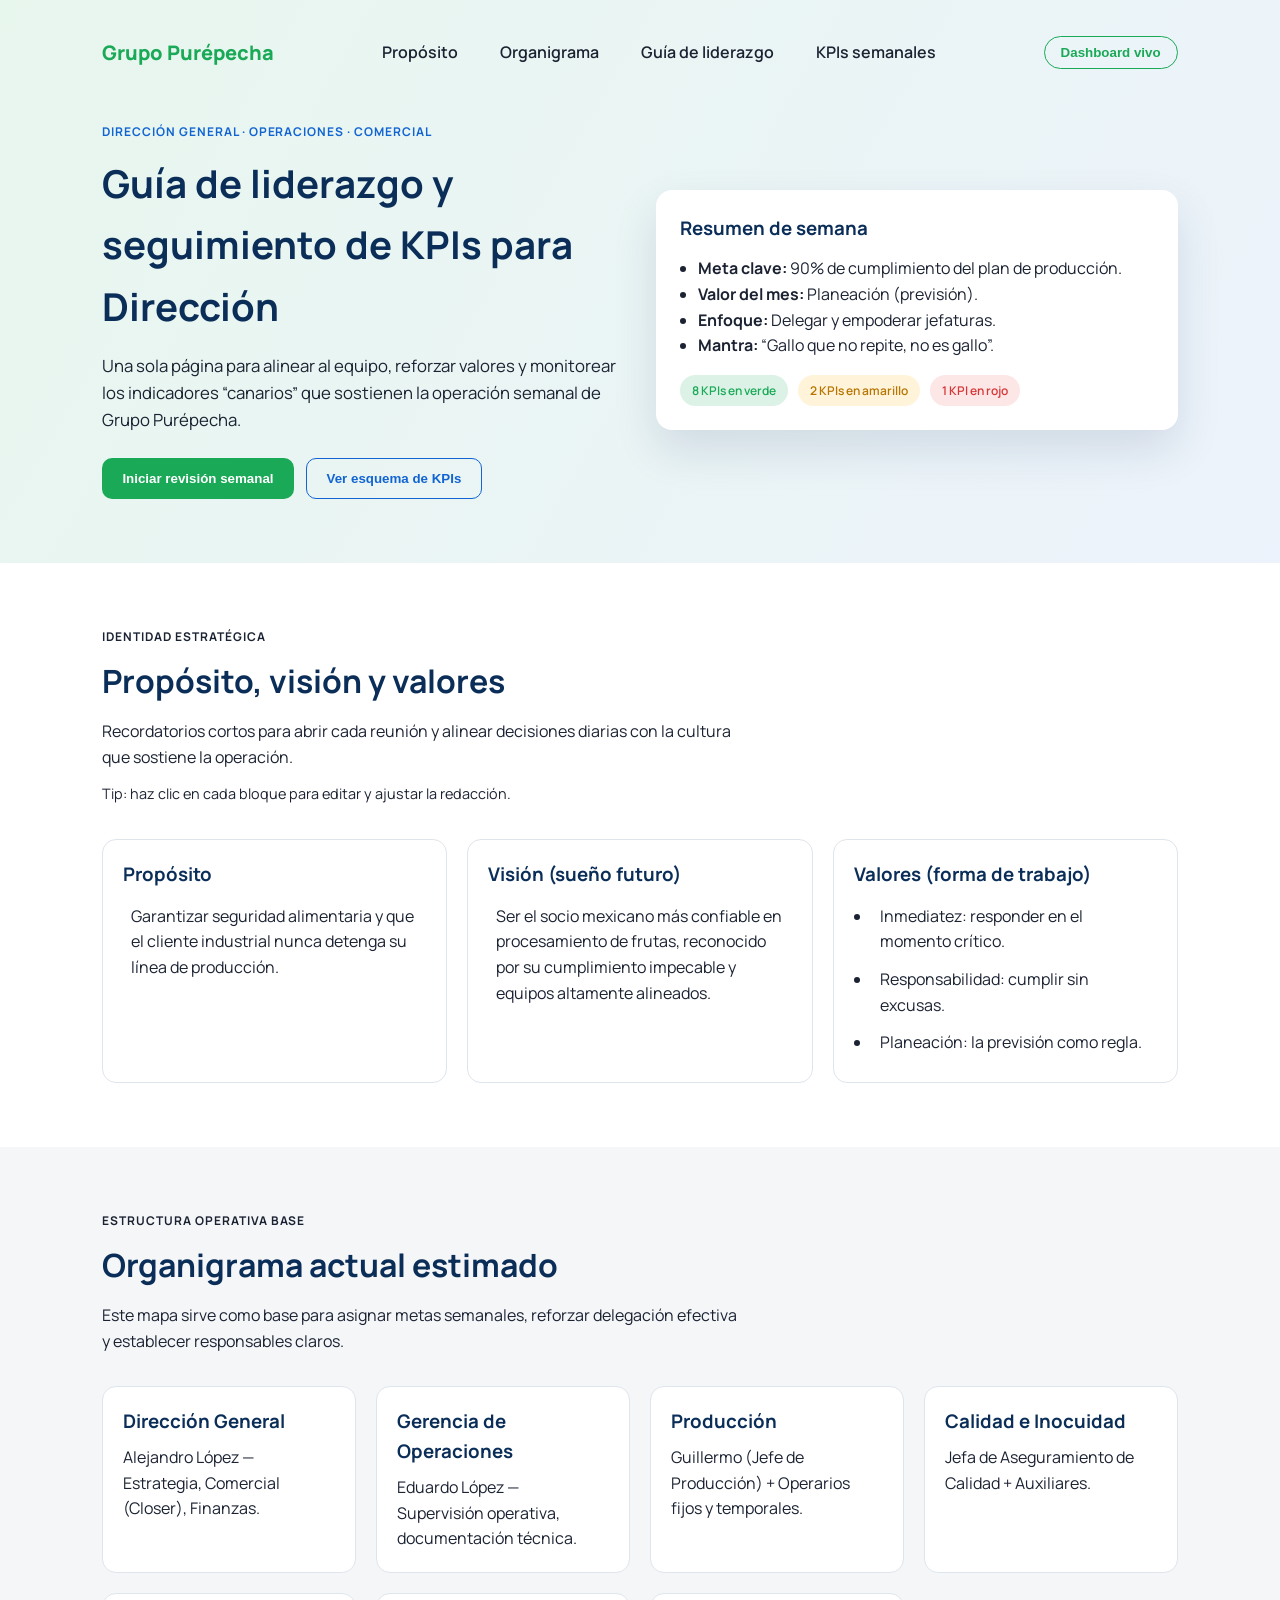
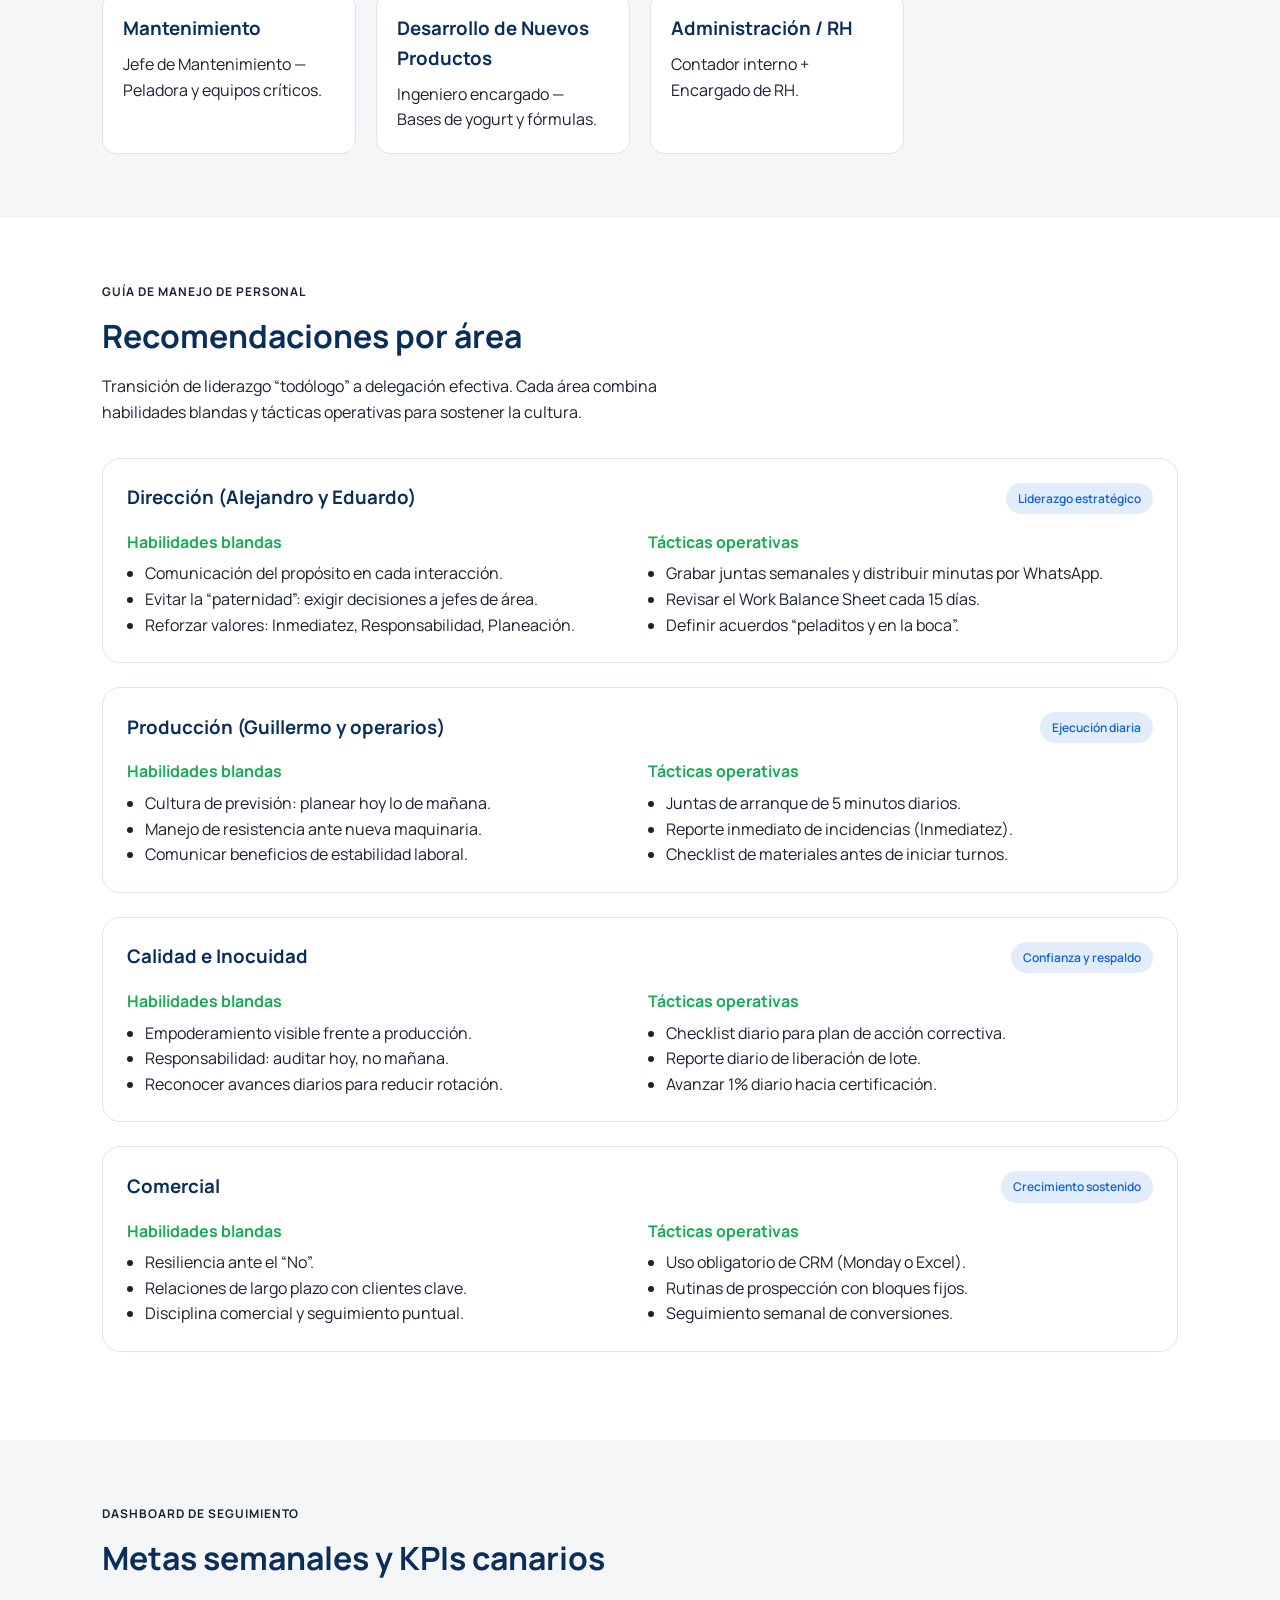
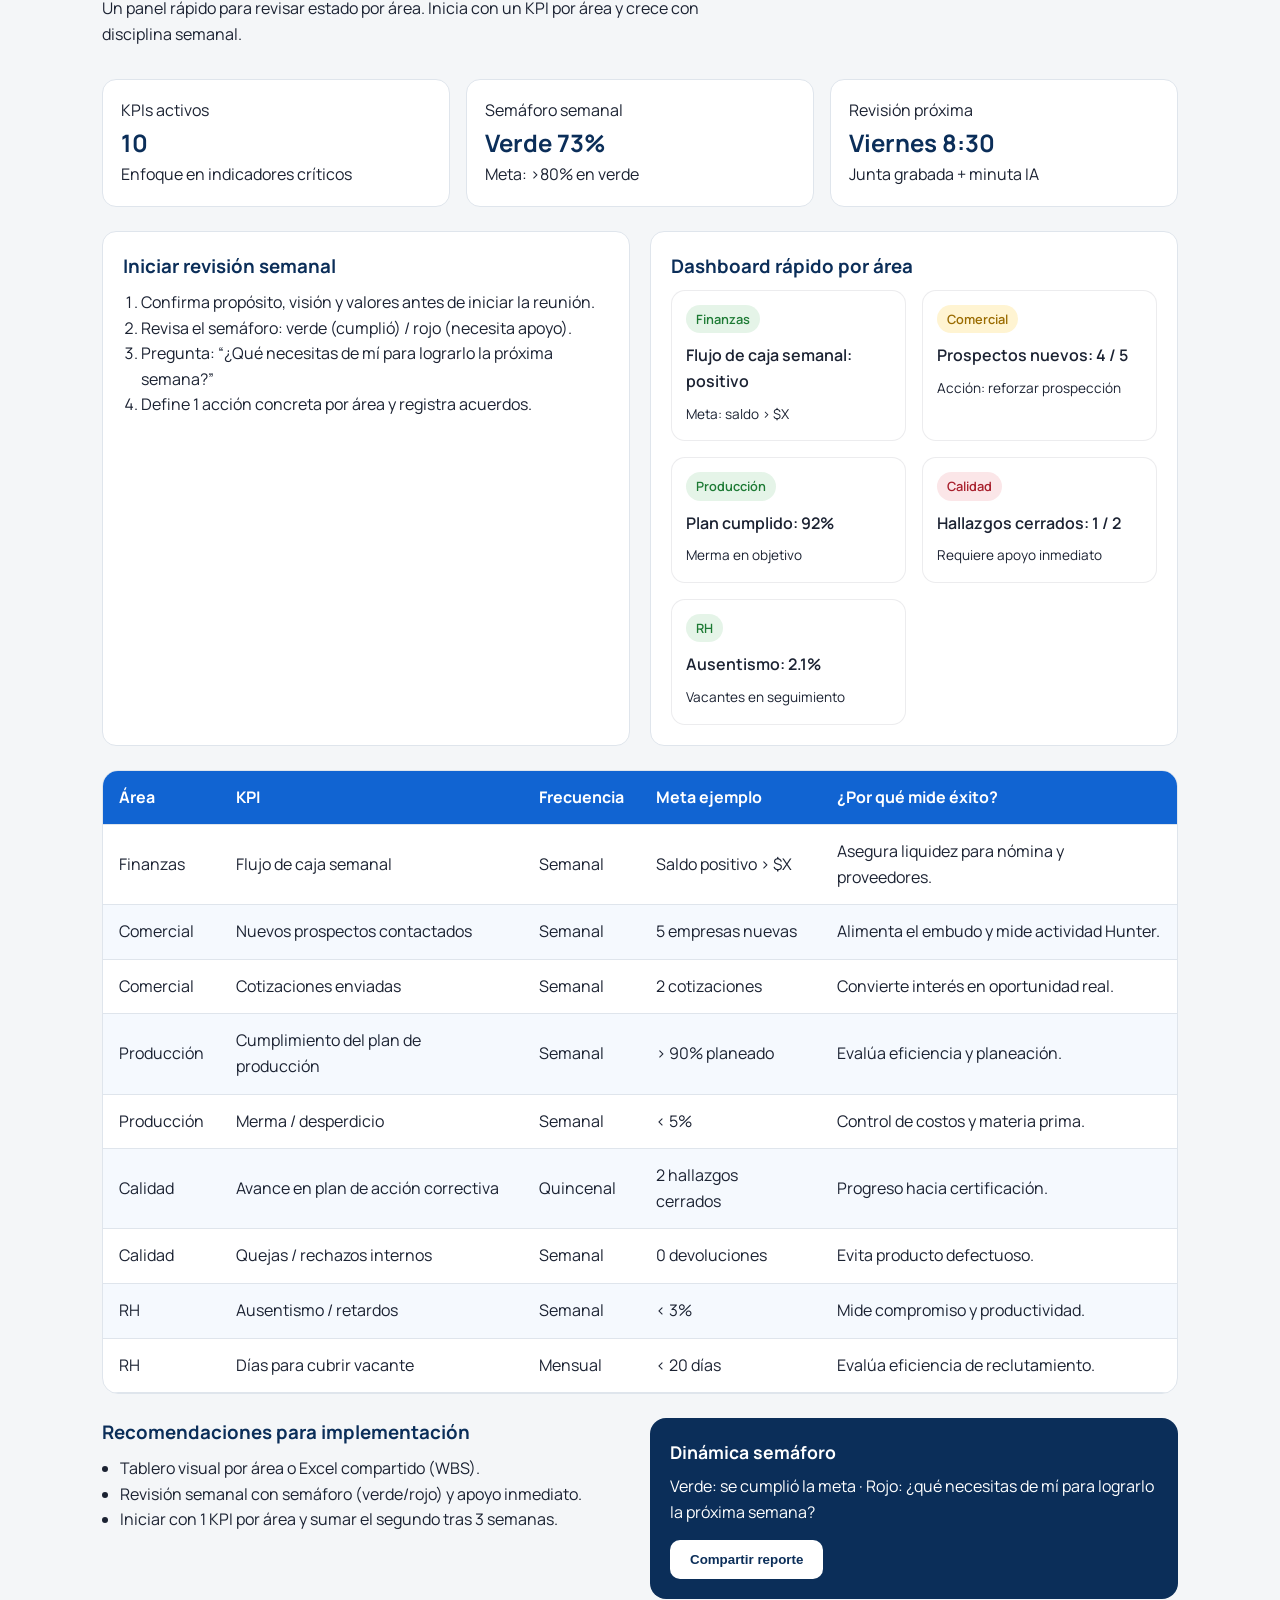
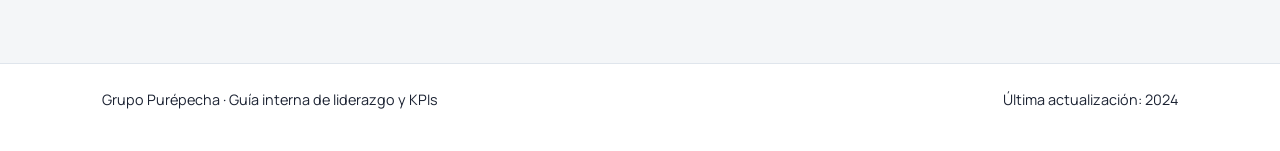
<file: index.html>
<!DOCTYPE html>
<html lang="es">
<head>
  <meta charset="UTF-8" />
  <meta name="viewport" content="width=device-width, initial-scale=1" />
  <title>Guía de Liderazgo & KPIs | Grupo Purépecha</title>
  <link rel="stylesheet" href="styles.css" />
  <link rel="preconnect" href="https://fonts.googleapis.com" />
  <link rel="preconnect" href="https://fonts.gstatic.com" crossorigin />
  <link
    href="https://fonts.googleapis.com/css2?family=Manrope:wght@400;500;600;700;800&display=swap"
    rel="stylesheet"
  />
</head>
<body>
  <header class="hero" id="inicio">
    <nav class="nav">
      <div class="logo">Grupo Purépecha</div>
      <div class="nav-links">
        <a href="#proposito">Propósito</a>
        <a href="#organigrama">Organigrama</a>
        <a href="#guia">Guía de liderazgo</a>
        <a href="#kpis">KPIs semanales</a>
      </div>
      <button class="nav-cta">Dashboard vivo</button>
    </nav>

    <section class="hero-content">
      <div>
        <p class="eyebrow">Dirección General · Operaciones · Comercial</p>
        <h1>Guía de liderazgo y seguimiento de KPIs para Dirección</h1>
        <p class="hero-lead">
          Una sola página para alinear al equipo, reforzar valores y monitorear los indicadores
          “canarios” que sostienen la operación semanal de Grupo Purépecha.
        </p>
        <div class="hero-actions">
          <button class="primary">Iniciar revisión semanal</button>
          <button class="ghost">Ver esquema de KPIs</button>
        </div>
      </div>
      <div class="hero-card">
        <h3>Resumen de semana</h3>
        <ul>
          <li><strong>Meta clave:</strong> 90% de cumplimiento del plan de producción.</li>
          <li><strong>Valor del mes:</strong> Planeación (previsión).</li>
          <li><strong>Enfoque:</strong> Delegar y empoderar jefaturas.</li>
          <li><strong>Mantra:</strong> “Gallo que no repite, no es gallo”.</li>
        </ul>
        <div class="pill-row">
          <span class="pill success">8 KPIs en verde</span>
          <span class="pill warning">2 KPIs en amarillo</span>
          <span class="pill danger">1 KPI en rojo</span>
        </div>
      </div>
    </section>
  </header>

  <main>
    <section class="section" id="proposito">
      <div class="section-header">
        <p class="eyebrow">Identidad estratégica</p>
        <h2>Propósito, visión y valores</h2>
        <p>
          Recordatorios cortos para abrir cada reunión y alinear decisiones diarias con la cultura
          que sostiene la operación.
        </p>
        <span class="helper">Tip: haz clic en cada bloque para editar y ajustar la redacción.</span>
      </div>
      <div class="grid three">
        <article class="card">
          <h3>Propósito</h3>
          <p class="editable" contenteditable="true">
            Garantizar seguridad alimentaria y que el cliente industrial nunca detenga su línea de
            producción.
          </p>
        </article>
        <article class="card">
          <h3>Visión (sueño futuro)</h3>
          <p class="editable" contenteditable="true">
            Ser el socio mexicano más confiable en procesamiento de frutas, reconocido por su
            cumplimiento impecable y equipos altamente alineados.
          </p>
        </article>
        <article class="card">
          <h3>Valores (forma de trabajo)</h3>
          <ul>
            <li class="editable" contenteditable="true">Inmediatez: responder en el momento crítico.</li>
            <li class="editable" contenteditable="true">Responsabilidad: cumplir sin excusas.</li>
            <li class="editable" contenteditable="true">Planeación: la previsión como regla.</li>
          </ul>
        </article>
      </div>
    </section>

    <section class="section soft" id="organigrama">
      <div class="section-header">
        <p class="eyebrow">Estructura operativa base</p>
        <h2>Organigrama actual estimado</h2>
        <p>
          Este mapa sirve como base para asignar metas semanales, reforzar delegación efectiva y
          establecer responsables claros.
        </p>
      </div>
      <div class="grid two">
        <article class="card">
          <h3>Dirección General</h3>
          <p>Alejandro López — Estrategia, Comercial (Closer), Finanzas.</p>
        </article>
        <article class="card">
          <h3>Gerencia de Operaciones</h3>
          <p>Eduardo López — Supervisión operativa, documentación técnica.</p>
        </article>
        <article class="card">
          <h3>Producción</h3>
          <p>Guillermo (Jefe de Producción) + Operarios fijos y temporales.</p>
        </article>
        <article class="card">
          <h3>Calidad e Inocuidad</h3>
          <p>Jefa de Aseguramiento de Calidad + Auxiliares.</p>
        </article>
        <article class="card">
          <h3>Mantenimiento</h3>
          <p>Jefe de Mantenimiento — Peladora y equipos críticos.</p>
        </article>
        <article class="card">
          <h3>Desarrollo de Nuevos Productos</h3>
          <p>Ingeniero encargado — Bases de yogurt y fórmulas.</p>
        </article>
        <article class="card">
          <h3>Administración / RH</h3>
          <p>Contador interno + Encargado de RH.</p>
        </article>
      </div>
    </section>

    <section class="section" id="guia">
      <div class="section-header">
        <p class="eyebrow">Guía de manejo de personal</p>
        <h2>Recomendaciones por área</h2>
        <p>
          Transición de liderazgo “todólogo” a delegación efectiva. Cada área combina habilidades
          blandas y tácticas operativas para sostener la cultura.
        </p>
      </div>

      <div class="area">
        <div class="area-title">
          <h3>Dirección (Alejandro y Eduardo)</h3>
          <span class="tag">Liderazgo estratégico</span>
        </div>
        <div class="area-grid">
          <div>
            <h4>Habilidades blandas</h4>
            <ul>
              <li>Comunicación del propósito en cada interacción.</li>
              <li>Evitar la “paternidad”: exigir decisiones a jefes de área.</li>
              <li>Reforzar valores: Inmediatez, Responsabilidad, Planeación.</li>
            </ul>
          </div>
          <div>
            <h4>Tácticas operativas</h4>
            <ul>
              <li>Grabar juntas semanales y distribuir minutas por WhatsApp.</li>
              <li>Revisar el Work Balance Sheet cada 15 días.</li>
              <li>Definir acuerdos “peladitos y en la boca”.</li>
            </ul>
          </div>
        </div>
      </div>

      <div class="area">
        <div class="area-title">
          <h3>Producción (Guillermo y operarios)</h3>
          <span class="tag">Ejecución diaria</span>
        </div>
        <div class="area-grid">
          <div>
            <h4>Habilidades blandas</h4>
            <ul>
              <li>Cultura de previsión: planear hoy lo de mañana.</li>
              <li>Manejo de resistencia ante nueva maquinaria.</li>
              <li>Comunicar beneficios de estabilidad laboral.</li>
            </ul>
          </div>
          <div>
            <h4>Tácticas operativas</h4>
            <ul>
              <li>Juntas de arranque de 5 minutos diarios.</li>
              <li>Reporte inmediato de incidencias (Inmediatez).</li>
              <li>Checklist de materiales antes de iniciar turnos.</li>
            </ul>
          </div>
        </div>
      </div>

      <div class="area">
        <div class="area-title">
          <h3>Calidad e Inocuidad</h3>
          <span class="tag">Confianza y respaldo</span>
        </div>
        <div class="area-grid">
          <div>
            <h4>Habilidades blandas</h4>
            <ul>
              <li>Empoderamiento visible frente a producción.</li>
              <li>Responsabilidad: auditar hoy, no mañana.</li>
              <li>Reconocer avances diarios para reducir rotación.</li>
            </ul>
          </div>
          <div>
            <h4>Tácticas operativas</h4>
            <ul>
              <li>Checklist diario para plan de acción correctiva.</li>
              <li>Reporte diario de liberación de lote.</li>
              <li>Avanzar 1% diario hacia certificación.</li>
            </ul>
          </div>
        </div>
      </div>

      <div class="area">
        <div class="area-title">
          <h3>Comercial</h3>
          <span class="tag">Crecimiento sostenido</span>
        </div>
        <div class="area-grid">
          <div>
            <h4>Habilidades blandas</h4>
            <ul>
              <li>Resiliencia ante el “No”.</li>
              <li>Relaciones de largo plazo con clientes clave.</li>
              <li>Disciplina comercial y seguimiento puntual.</li>
            </ul>
          </div>
          <div>
            <h4>Tácticas operativas</h4>
            <ul>
              <li>Uso obligatorio de CRM (Monday o Excel).</li>
              <li>Rutinas de prospección con bloques fijos.</li>
              <li>Seguimiento semanal de conversiones.</li>
            </ul>
          </div>
        </div>
      </div>
    </section>

    <section class="section soft" id="kpis">
      <div class="section-header">
        <p class="eyebrow">Dashboard de seguimiento</p>
        <h2>Metas semanales y KPIs canarios</h2>
        <p>
          Un panel rápido para revisar estado por área. Inicia con un KPI por área y crece con
          disciplina semanal.
        </p>
      </div>

      <div class="kpi-highlights">
        <div class="highlight">
          <p>KPIs activos</p>
          <h3>10</h3>
          <span>Enfoque en indicadores críticos</span>
        </div>
        <div class="highlight">
          <p>Semáforo semanal</p>
          <h3>Verde 73%</h3>
          <span>Meta: &gt;80% en verde</span>
        </div>
        <div class="highlight">
          <p>Revisión próxima</p>
          <h3>Viernes 8:30</h3>
          <span>Junta grabada + minuta IA</span>
        </div>
      </div>

      <div class="review-grid">
        <article class="card">
          <h3>Iniciar revisión semanal</h3>
          <ol>
            <li>Confirma propósito, visión y valores antes de iniciar la reunión.</li>
            <li>Revisa el semáforo: verde (cumplió) / rojo (necesita apoyo).</li>
            <li>Pregunta: “¿Qué necesitas de mí para lograrlo la próxima semana?”</li>
            <li>Define 1 acción concreta por área y registra acuerdos.</li>
          </ol>
        </article>
        <article class="card">
          <h3>Dashboard rápido por área</h3>
          <div class="dashboard-grid">
            <div class="status-card">
              <span class="status-label success">Finanzas</span>
              <p>Flujo de caja semanal: positivo</p>
              <span class="status-meta">Meta: saldo &gt; $X</span>
            </div>
            <div class="status-card">
              <span class="status-label warning">Comercial</span>
              <p>Prospectos nuevos: 4 / 5</p>
              <span class="status-meta">Acción: reforzar prospección</span>
            </div>
            <div class="status-card">
              <span class="status-label success">Producción</span>
              <p>Plan cumplido: 92%</p>
              <span class="status-meta">Merma en objetivo</span>
            </div>
            <div class="status-card">
              <span class="status-label danger">Calidad</span>
              <p>Hallazgos cerrados: 1 / 2</p>
              <span class="status-meta">Requiere apoyo inmediato</span>
            </div>
            <div class="status-card">
              <span class="status-label success">RH</span>
              <p>Ausentismo: 2.1%</p>
              <span class="status-meta">Vacantes en seguimiento</span>
            </div>
          </div>
        </article>
      </div>

      <div class="table-wrapper">
        <table>
          <thead>
            <tr>
              <th>Área</th>
              <th>KPI</th>
              <th>Frecuencia</th>
              <th>Meta ejemplo</th>
              <th>¿Por qué mide éxito?</th>
            </tr>
          </thead>
          <tbody>
            <tr>
              <td>Finanzas</td>
              <td>Flujo de caja semanal</td>
              <td>Semanal</td>
              <td>Saldo positivo &gt; $X</td>
              <td>Asegura liquidez para nómina y proveedores.</td>
            </tr>
            <tr>
              <td>Comercial</td>
              <td>Nuevos prospectos contactados</td>
              <td>Semanal</td>
              <td>5 empresas nuevas</td>
              <td>Alimenta el embudo y mide actividad Hunter.</td>
            </tr>
            <tr>
              <td>Comercial</td>
              <td>Cotizaciones enviadas</td>
              <td>Semanal</td>
              <td>2 cotizaciones</td>
              <td>Convierte interés en oportunidad real.</td>
            </tr>
            <tr>
              <td>Producción</td>
              <td>Cumplimiento del plan de producción</td>
              <td>Semanal</td>
              <td>&gt; 90% planeado</td>
              <td>Evalúa eficiencia y planeación.</td>
            </tr>
            <tr>
              <td>Producción</td>
              <td>Merma / desperdicio</td>
              <td>Semanal</td>
              <td>&lt; 5%</td>
              <td>Control de costos y materia prima.</td>
            </tr>
            <tr>
              <td>Calidad</td>
              <td>Avance en plan de acción correctiva</td>
              <td>Quincenal</td>
              <td>2 hallazgos cerrados</td>
              <td>Progreso hacia certificación.</td>
            </tr>
            <tr>
              <td>Calidad</td>
              <td>Quejas / rechazos internos</td>
              <td>Semanal</td>
              <td>0 devoluciones</td>
              <td>Evita producto defectuoso.</td>
            </tr>
            <tr>
              <td>RH</td>
              <td>Ausentismo / retardos</td>
              <td>Semanal</td>
              <td>&lt; 3%</td>
              <td>Mide compromiso y productividad.</td>
            </tr>
            <tr>
              <td>RH</td>
              <td>Días para cubrir vacante</td>
              <td>Mensual</td>
              <td>&lt; 20 días</td>
              <td>Evalúa eficiencia de reclutamiento.</td>
            </tr>
          </tbody>
        </table>
      </div>

      <div class="recommendations">
        <div>
          <h3>Recomendaciones para implementación</h3>
          <ul>
            <li>Tablero visual por área o Excel compartido (WBS).</li>
            <li>Revisión semanal con semáforo (verde/rojo) y apoyo inmediato.</li>
            <li>Iniciar con 1 KPI por área y sumar el segundo tras 3 semanas.</li>
          </ul>
        </div>
        <div class="callout">
          <h4>Dinámica semáforo</h4>
          <p>
            Verde: se cumplió la meta · Rojo: ¿qué necesitas de mí para lograrlo la próxima semana?
          </p>
          <button class="primary">Compartir reporte</button>
        </div>
      </div>
    </section>
  </main>

  <footer>
    <p>Grupo Purépecha · Guía interna de liderazgo y KPIs</p>
    <span>Última actualización: 2024</span>
  </footer>
</body>
</html>
</file>
<file: styles.css>
:root {
  --verde: #1aa957;
  --azul: #1164d2;
  --azul-oscuro: #0b2e59;
  --gris: #f4f6f8;
  --texto: #1b2232;
  --borde: #dfe5ec;
}

* {
  box-sizing: border-box;
  margin: 0;
  padding: 0;
}

body {
  font-family: "Manrope", sans-serif;
  color: var(--texto);
  background: #fff;
  line-height: 1.6;
}

a {
  text-decoration: none;
  color: inherit;
}

header.hero {
  background: linear-gradient(120deg, rgba(26, 169, 87, 0.1), rgba(17, 100, 210, 0.08));
  padding: 32px 8vw 64px;
}

.nav {
  display: flex;
  align-items: center;
  justify-content: space-between;
  gap: 24px;
  flex-wrap: wrap;
}

.logo {
  font-weight: 800;
  color: var(--verde);
  font-size: 1.25rem;
}

.nav-links {
  display: flex;
  gap: 18px;
  flex-wrap: wrap;
  font-weight: 600;
}

.nav-links a {
  padding: 8px 12px;
  border-radius: 20px;
}

.nav-links a:hover {
  background: rgba(26, 169, 87, 0.12);
}

.nav-cta {
  border: 1px solid var(--verde);
  color: var(--verde);
  background: transparent;
  padding: 8px 16px;
  border-radius: 20px;
  font-weight: 600;
}

.hero-content {
  margin-top: 48px;
  display: grid;
  grid-template-columns: repeat(auto-fit, minmax(280px, 1fr));
  gap: 32px;
  align-items: center;
}

.eyebrow {
  text-transform: uppercase;
  letter-spacing: 0.08em;
  font-size: 0.75rem;
  color: var(--azul);
  font-weight: 700;
}

h1 {
  font-size: clamp(2.2rem, 3vw, 3rem);
  margin: 12px 0 16px;
  color: var(--azul-oscuro);
}

.hero-lead {
  font-size: 1.05rem;
  margin-bottom: 24px;
  max-width: 520px;
}

.hero-actions {
  display: flex;
  gap: 12px;
  flex-wrap: wrap;
}

button.primary {
  background: var(--verde);
  color: #fff;
  border: none;
  padding: 12px 20px;
  border-radius: 10px;
  font-weight: 600;
}

button.ghost {
  border: 1px solid var(--azul);
  background: transparent;
  padding: 12px 20px;
  border-radius: 10px;
  color: var(--azul);
  font-weight: 600;
}

.hero-card {
  background: #fff;
  border-radius: 16px;
  padding: 24px;
  box-shadow: 0 20px 45px rgba(14, 45, 89, 0.12);
}

.hero-card h3 {
  margin-bottom: 12px;
  color: var(--azul-oscuro);
}

.hero-card ul {
  margin-bottom: 16px;
  padding-left: 18px;
}

.pill-row {
  display: flex;
  gap: 10px;
  flex-wrap: wrap;
}

.pill {
  font-size: 0.75rem;
  padding: 6px 12px;
  border-radius: 999px;
  font-weight: 600;
}

.pill.success {
  background: rgba(26, 169, 87, 0.15);
  color: var(--verde);
}

.pill.warning {
  background: rgba(255, 174, 0, 0.15);
  color: #b87400;
}

.pill.danger {
  background: rgba(235, 87, 87, 0.15);
  color: #d63636;
}

.section {
  padding: 64px 8vw;
}

.section.soft {
  background: var(--gris);
}

.section-header {
  max-width: 680px;
  margin-bottom: 32px;
}

.section-header h2 {
  font-size: clamp(1.8rem, 2.5vw, 2.4rem);
  color: var(--azul-oscuro);
  margin: 10px 0 12px;
}

.section-header p {
  color: var(--muted);
  max-width: 640px;
}

.helper {
  display: inline-block;
  margin-top: 12px;
  font-size: 0.9rem;
  color: var(--muted);
}

.editable {
  outline: none;
  border-radius: 12px;
  padding: 6px 8px;
  transition: box-shadow 0.2s ease, background 0.2s ease;
}

.editable:focus {
  background: rgba(40, 167, 69, 0.08);
  box-shadow: 0 0 0 2px rgba(0, 138, 62, 0.15);
}

.grid {
  display: grid;
  gap: 20px;
}

.grid.two {
  grid-template-columns: repeat(auto-fit, minmax(240px, 1fr));
}

.grid.three {
  grid-template-columns: repeat(auto-fit, minmax(260px, 1fr));
}

.card {
  background: #fff;
  padding: 20px;
  border-radius: 14px;
  border: 1px solid var(--borde);
}

.card h3 {
  color: var(--azul-oscuro);
  margin-bottom: 8px;
}

.card ul {
  padding-left: 18px;
}

.area {
  border: 1px solid var(--borde);
  border-radius: 18px;
  padding: 24px;
  margin-bottom: 24px;
  background: #fff;
}

.area-title {
  display: flex;
  align-items: center;
  justify-content: space-between;
  gap: 12px;
  margin-bottom: 16px;
  flex-wrap: wrap;
}

.area-title h3 {
  color: var(--azul-oscuro);
}

.tag {
  background: rgba(17, 100, 210, 0.12);
  color: var(--azul);
  padding: 6px 12px;
  border-radius: 999px;
  font-size: 0.75rem;
  font-weight: 600;
}

.area-grid {
  display: grid;
  grid-template-columns: repeat(auto-fit, minmax(220px, 1fr));
  gap: 16px;
}

.area-grid h4 {
  color: var(--verde);
  margin-bottom: 6px;
}

.area-grid ul {
  padding-left: 18px;
}

.kpi-highlights {
  display: grid;
  grid-template-columns: repeat(auto-fit, minmax(200px, 1fr));
  gap: 16px;
  margin-bottom: 24px;
}

.highlight {
  background: #fff;
  padding: 18px;
  border-radius: 14px;
  border: 1px solid var(--borde);
}

.highlight h3 {
  font-size: 1.5rem;
  color: var(--azul-oscuro);
}

.review-grid {
  display: grid;
  grid-template-columns: repeat(auto-fit, minmax(260px, 1fr));
  gap: 20px;
  margin-bottom: 24px;
}

.review-grid ol {
  margin: 0;
  padding-left: 18px;
  color: var(--muted);
}

.dashboard-grid {
  display: grid;
  grid-template-columns: repeat(auto-fit, minmax(180px, 1fr));
  gap: 16px;
}

.status-card {
  border-radius: 14px;
  border: 1px solid rgba(15, 23, 42, 0.08);
  padding: 14px;
  background: #fff;
}

.status-card p {
  margin: 10px 0 6px;
  font-weight: 600;
}

.status-meta {
  font-size: 0.85rem;
  color: var(--muted);
}

.status-label {
  display: inline-flex;
  align-items: center;
  gap: 6px;
  padding: 4px 10px;
  border-radius: 999px;
  font-size: 0.8rem;
  font-weight: 600;
}

.status-label.success {
  background: rgba(40, 167, 69, 0.12);
  color: #1d7a34;
}

.status-label.warning {
  background: rgba(255, 193, 7, 0.18);
  color: #9a6b00;
}

.status-label.danger {
  background: rgba(220, 53, 69, 0.12);
  color: #a81f2c;
}

.table-wrapper {
  background: #fff;
  border-radius: 16px;
  border: 1px solid var(--borde);
  overflow-x: auto;
  margin-bottom: 24px;
}

table {
  width: 100%;
  border-collapse: collapse;
  min-width: 680px;
}

thead {
  background: var(--azul);
  color: #fff;
}

th,
td {
  padding: 14px 16px;
  text-align: left;
  border-bottom: 1px solid var(--borde);
}

tbody tr:nth-child(even) {
  background: rgba(17, 100, 210, 0.04);
}

.recommendations {
  display: grid;
  gap: 20px;
  grid-template-columns: repeat(auto-fit, minmax(260px, 1fr));
  align-items: stretch;
}

.recommendations h3 {
  color: var(--azul-oscuro);
  margin-bottom: 8px;
}

.recommendations ul {
  padding-left: 18px;
}

.callout {
  background: var(--azul-oscuro);
  color: #fff;
  padding: 20px;
  border-radius: 16px;
}

.callout h4 {
  margin-bottom: 8px;
  font-size: 1.1rem;
}

.callout button {
  margin-top: 14px;
  background: #fff;
  color: var(--azul-oscuro);
}

footer {
  padding: 24px 8vw 40px;
  display: flex;
  justify-content: space-between;
  flex-wrap: wrap;
  gap: 10px;
  background: #fff;
  border-top: 1px solid var(--borde);
  font-size: 0.9rem;
}

@media (max-width: 720px) {
  .nav {
    flex-direction: column;
    align-items: flex-start;
  }

  .hero-actions {
    flex-direction: column;
    align-items: stretch;
  }
}
</file>
